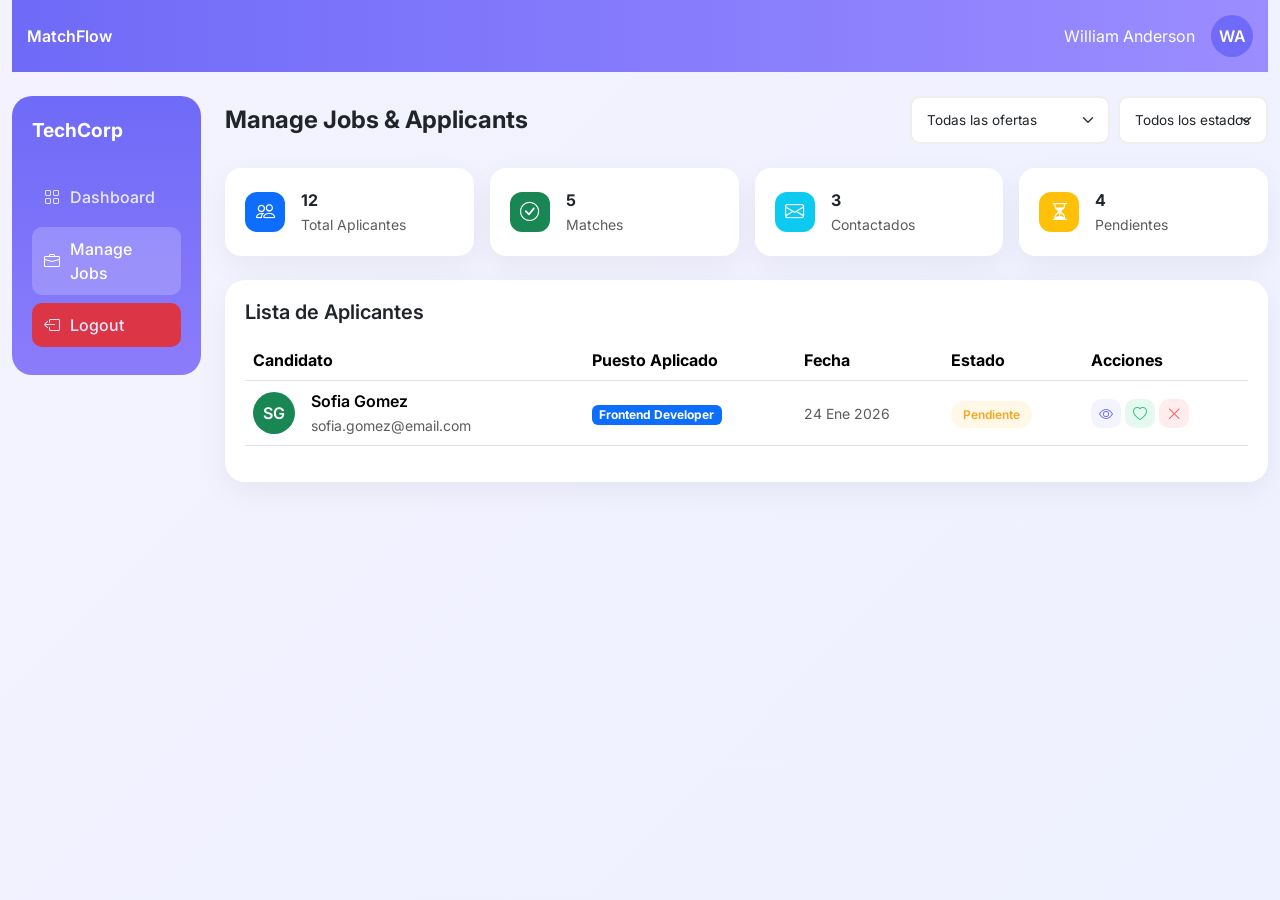
<file: manage-jobs.html>
<!DOCTYPE html>
<html lang="en">

<head>
    <meta charset="UTF-8" />
    <meta name="viewport" content="width=device-width, initial-scale=1.0" />
    <title>Manage Jobs - MatchFlow</title>

    <!-- Bootstrap 5 -->
    <link rel="stylesheet" href="https://cdn.jsdelivr.net/npm/bootstrap-icons@1.13.1/font/bootstrap-icons.min.css">
    <link href="https://cdn.jsdelivr.net/npm/bootstrap@5.3.3/dist/css/bootstrap.min.css" rel="stylesheet">
    <link href="https://cdn.jsdelivr.net/npm/bootstrap-icons@1.11.3/font/bootstrap-icons.css" rel="stylesheet">
    <link rel="stylesheet" href="styles.css">
    <!-- Google Font -->
    <link href="https://fonts.googleapis.com/css2?family=Inter:wght@300;400;500;600;700&display=swap" rel="stylesheet">
</head>

<body>

    <div class="container-fluid">
        <!-- Top bar -->
        <div class="topbar d-flex justify-content-between align-items-center mb-4">
            <div class="fw-semibold">MatchFlow</div>
            <div class="d-flex align-items-center gap-3">
                <span>William Anderson</span>
                <div class="avatar">WA</div>
            </div>
        </div>

        <div class="row g-4">
            <!-- Sidebar -->
            <div class="col-lg-2">
                <div class="sidebar">
                    <div class="logo" id="sidebarCompanyName">TechCorp</div>
                    <a href="index.html"><i class="bi bi-grid"></i> Dashboard</a>
                    <a class="active" href="manage-jobs.html"><i class="bi bi-briefcase"></i> Manage Jobs</a>
                    <a href="#" class="bg-danger"><i class="bi bi-box-arrow-left"></i> Logout</a>
                </div>
            </div>

            <!-- Main content -->
            <div class="col-lg-10">
                <div class="d-flex justify-content-between align-items-center mb-4">
                    <h4 class="fw-bold mb-0">Manage Jobs & Applicants</h4>
                    <div class="d-flex gap-2">
                        <select class="form-select form-select-sm" id="filterJob" style="width: 200px;">
                            <option value="all">Todas las ofertas</option>
                            <option value="frontend">Frontend Developer</option>
                            <option value="product">Product Manager</option>
                            <option value="data">Data Engineer</option>
                        </select>
                        <select class="form-select form-select-sm" id="filterStatus" style="width: 150px;">
                            <option value="all">Todos los estados</option>
                            <option value="pending">Pendiente</option>
                            <option value="matched">Match</option>
                            <option value="contacted">Contactado</option>
                            <option value="rejected">Rechazado</option>
                        </select>
                    </div>
                </div>

                <!-- Stats Row -->
                <div class="row g-3 mb-4">
                    <div class="col-md-3">
                        <div class="stat-card d-flex align-items-center gap-3">
                            <div class="stat-icon bg-primary"><i class="bi bi-people"></i></div>
                            <div>
                                <div class="fw-bold">12</div>
                                <small class="text-muted">Total Aplicantes</small>
                            </div>
                        </div>
                    </div>
                    <div class="col-md-3">
                        <div class="stat-card d-flex align-items-center gap-3">
                            <div class="stat-icon bg-success"><i class="bi bi-check-circle"></i></div>
                            <div>
                                <div class="fw-bold">5</div>
                                <small class="text-muted">Matches</small>
                            </div>
                        </div>
                    </div>
                    <div class="col-md-3">
                        <div class="stat-card d-flex align-items-center gap-3">
                            <div class="stat-icon bg-info"><i class="bi bi-envelope"></i></div>
                            <div>
                                <div class="fw-bold">3</div>
                                <small class="text-muted">Contactados</small>
                            </div>
                        </div>
                    </div>
                    <div class="col-md-3">
                        <div class="stat-card d-flex align-items-center gap-3">
                            <div class="stat-icon bg-warning"><i class="bi bi-hourglass-split"></i></div>
                            <div>
                                <div class="fw-bold">4</div>
                                <small class="text-muted">Pendientes</small>
                            </div>
                        </div>
                    </div>
                </div>

                <!-- Applicants Section -->
                        <div class="card-soft">
                            <h5 class="fw-semibold mb-3">Lista de Aplicantes</h5>
                            <table class="table align-middle" id="applicantsTable">
                                <thead class="text-muted">
                                    <tr>
                                        <th>Candidato</th>
                                        <th>Puesto Aplicado</th>
                                        <th>Fecha</th>
                                        <th>Estado</th>
                                        <th>Acciones</th>
                                    </tr>
                                </thead>
                                <tbody>
                                    <tr>
                                        <td>
                                            <div class="d-flex align-items-center gap-3">
                                                <div class="avatar bg-success">SG</div>
                                                <div>
                                                    <div class="fw-semibold">Sofia Gomez</div>
                                                    <small class="text-muted">sofia.gomez@email.com</small>
                                                </div>
                                            </div>
                                        </td>
                                        <td><span class="badge bg-primary">Frontend Developer</span></td>
                                        <td><small class="text-muted">24 Ene 2026</small></td>
                                        <td><span class="badge-pending">Pendiente</span></td>
                                        <td>
                                            <button class="btn btn-sm btn-soft" data-bs-toggle="modal" data-bs-target="#viewApplicantModal" onclick="viewApplicant('Emily Parker')">
                                                <i class="bi bi-eye"></i>
                                            </button>
                                            <button class="btn btn-sm btn-soft-success" onclick="makeMatch('Emily Parker')">
                                                <i class="bi bi-heart"></i>
                                            </button>
                                            <button class="btn btn-sm btn-soft-danger" onclick="rejectApplicant('Emily Parker')">
                                                <i class="bi bi-x-lg"></i>
                                            </button>
                                        </td>
                                    </tr>
                                </tbody>
                            </table>
                        </div>
            </div>
        </div>
    </div>

    <!-- Modal View Applicant -->
    <div class="modal fade" id="viewApplicantModal" tabindex="-1" aria-labelledby="viewApplicantModalLabel" aria-hidden="true">
        <div class="modal-dialog modal-dialog-centered modal-lg">
            <div class="modal-content">
                <div class="modal-header bg-primary text-white">
                    <h5 class="modal-title" id="viewApplicantModalLabel">
                        <i class="bi bi-person me-2"></i>Perfil del Candidato
                    </h5>
                    <button type="button" class="btn-close btn-close-white" data-bs-dismiss="modal" aria-label="Close"></button>
                </div>
                <div class="modal-body">
                    <div class="row">
                        <div class="col-md-4 text-center">
                            <div class="avatar-large mx-auto mb-3" id="modalApplicantAvatar">JL</div>
                            <h5 class="fw-bold" id="modalApplicantName">Jessica Lee</h5>
                            <p class="text-muted" id="modalApplicantEmail">jessica.lee@email.com</p>
                            <span class="badge bg-primary" id="modalApplicantPosition">Frontend Developer</span>
                        </div>
                        <div class="col-md-8">
                            <h6 class="fw-semibold mb-2">Habilidades</h6>
                            <div class="mb-4" id="modalSkills">
                                <span class="skill-tag">React</span>
                                <span class="skill-tag">TypeScript</span>
                                <span class="skill-tag">CSS</span>
                                <span class="skill-tag">JavaScript</span>
                                <span class="skill-tag">Git</span>
                            </div>

                            <h6 class="fw-semibold mb-2">Experiencia</h6>
                            <p class="text-muted" id="modalExperience">5 años de experiencia en desarrollo frontend con React y TypeScript. Ha trabajado en empresas como Google y Meta.</p>

                            <h6 class="fw-semibold mb-2">Educación</h6>
                            <p class="text-muted" id="modalEducation">Ingeniería en Sistemas - Universidad de Stanford (2019)</p>
                        </div>
                    </div>
                </div>
                <div class="modal-footer">
                    <button type="button" class="btn btn-secondary" data-bs-dismiss="modal">Cerrar</button>
                    <button type="button" class="btn btn-primary" onclick="contactApplicant(document.getElementById('modalApplicantName').textContent)">
                        <i class="bi bi-envelope me-1"></i>Contactar
                    </button>
                </div>
            </div>
        </div>
    </div>

    <script src="https://cdn.jsdelivr.net/npm/bootstrap@5.3.3/dist/js/bootstrap.bundle.min.js"></script>
    <script src="manage-jobs.js"></script>
</body>

</html>
</file>
<file: styles.css>
body {
    font-family: 'Inter', sans-serif;
    background: linear-gradient(135deg, #f4f2ff, #eef1ff);
    min-height: 100vh;
}

/* Sidebar */
.sidebar {
    background: linear-gradient(180deg, #6f6af8, #8b7cfb);
    color: #fff;
    border-radius: 20px;
    padding: 20px;
}

.sidebar .logo {
    font-weight: 700;
    font-size: 1.2rem;
    margin-bottom: 30px;
}

.sidebar a {
    color: #eae9ff;
    text-decoration: none;
    display: flex;
    align-items: center;
    gap: 10px;
    padding: 10px 12px;
    border-radius: 10px;
    margin-bottom: 8px;
    font-weight: 500;
}

.sidebar a.active,
.sidebar a:hover {
    background: rgba(255, 255, 255, 0.2);
    color: #fff;
}

/* Top bar */
.topbar {
    background: linear-gradient(90deg, #6f6af8, #9b8cff);
    padding: 15px ;
    color: #fff;
}

/* Cards */
.stat-card {
    background: #fff;
    border-radius: 16px;
    padding: 20px;
    box-shadow: 0 10px 30px rgba(0, 0, 0, 0.05);
}

.stat-icon {
    width: 40px;
    height: 40px;
    display: flex;
    align-items: center;
    justify-content: center;
    border-radius: 12px;
    font-size: 1.2rem;
    color: #fff;
}

/* Table card */
.card-soft {
    background: #fff;
    border-radius: 20px;
    padding: 20px;
    box-shadow: 0 10px 30px rgba(0, 0, 0, 0.05);
}

.badge-active {
    background: #e6f9f0;
    color: #1bbf83;
    padding: 6px 12px;
    border-radius: 20px;
    font-weight: 600;
}

.badge-reserved {
    background: #eef0ff;
    color: #6f6af8;
    padding: 6px 12px;
    border-radius: 20px;
    font-weight: 600;
}

.btn-soft {
    background: #f3f4ff;
    border: none;
    color: #6f6af8;
    border-radius: 10px;
}

.btn-soft-danger {
    background: #ffecec;
    color: #ff4d4f;
    border-radius: 10px;
    border: none;
}

/* Right column cards */
.profile-card,
.side-card {
    background: #fff;
    border-radius: 18px;
    padding: 20px;
    box-shadow: 0 10px 30px rgba(0, 0, 0, 0.05);
}

.avatar {
    width: 42px;
    height: 42px;
    border-radius: 50%;
    background: #6f6af8;
    display: flex;
    align-items: center;
    justify-content: center;
    color: #fff;
    font-weight: 600;
}

/* Add Offer Button */
.topbar .btn-light {
    background: rgba(255, 255, 255, 0.9);
    border: none;
    color: #6f6af8;
    border-radius: 10px;
    padding: 8px 16px;
    transition: all 0.3s ease;
}

.topbar .btn-light:hover {
    background: #fff;
    transform: translateY(-2px);
    box-shadow: 0 4px 12px rgba(0, 0, 0, 0.15);
}

/* Modal Styles */
.modal-content {
    border: none;
    border-radius: 20px;
    overflow: hidden;
    box-shadow: 0 20px 60px rgba(0, 0, 0, 0.15);
}

.modal-header.bg-primary {
    background: linear-gradient(90deg, #6f6af8, #9b8cff) !important;
    border: none;
}

.modal-body {
    padding: 25px;
}

.modal-footer {
    border: none;
    padding: 15px 25px 25px;
}

.form-control, .form-select {
    border-radius: 10px;
    border: 2px solid #eee;
    padding: 12px 15px;
    transition: all 0.3s ease;
}

.form-control:focus, .form-select:focus {
    border-color: #6f6af8;
    box-shadow: 0 0 0 3px rgba(111, 106, 248, 0.15);
}

.modal-footer .btn-primary {
    background: linear-gradient(90deg, #6f6af8, #9b8cff);
    border: none;
    border-radius: 10px;
    padding: 10px 20px;
}

.modal-footer .btn-primary:hover {
    transform: translateY(-2px);
    box-shadow: 0 4px 12px rgba(111, 106, 248, 0.4);
}

.modal-footer .btn-secondary {
    background: #f3f4ff;
    border: none;
    color: #6f6af8;
    border-radius: 10px;
    padding: 10px 20px;
}

.modal-footer .btn-secondary:hover {
    background: #e8e9ff;
}

/* Company Info Sidebar */
.company-info-sidebar {
    padding-bottom: 15px;
}

.badge-category {
    background: rgba(255, 255, 255, 0.2);
    color: #fff;
    padding: 5px 12px;
    border-radius: 20px;
    font-size: 0.8rem;
    font-weight: 500;
    display: inline-block;
}

.company-description {
    color: rgba(255, 255, 255, 0.85);
    font-size: 0.85rem;
    line-height: 1.5;
    margin-bottom: 15px;
    padding: 10px 0;
    border-top: 1px solid rgba(255, 255, 255, 0.15);
    border-bottom: 1px solid rgba(255, 255, 255, 0.15);
}

/* Manage Jobs Page Styles */

/* Tabs */
.nav-tabs {
    border-bottom: 2px solid #eee;
}

.nav-tabs .nav-link {
    border: none;
    color: #666;
    font-weight: 500;
    padding: 12px 20px;
    border-radius: 10px 10px 0 0;
    transition: all 0.3s ease;
}

.nav-tabs .nav-link:hover {
    color: #6f6af8;
    background: #f8f8ff;
}

.nav-tabs .nav-link.active {
    color: #6f6af8;
    background: #fff;
    border-bottom: 3px solid #6f6af8;
}

/* Badge States */
.badge-match {
    background: #e6f9f0;
    color: #1bbf83;
    padding: 6px 12px;
    border-radius: 20px;
    font-weight: 600;
    font-size: 0.75rem;
}

.badge-pending {
    background: #fff8e6;
    color: #f5a623;
    padding: 6px 12px;
    border-radius: 20px;
    font-weight: 600;
    font-size: 0.75rem;
}

.badge-contacted {
    background: #e6f3ff;
    color: #3498db;
    padding: 6px 12px;
    border-radius: 20px;
    font-weight: 600;
    font-size: 0.75rem;
}

.badge-rejected {
    background: #ffecec;
    color: #ff4d4f;
    padding: 6px 12px;
    border-radius: 20px;
    font-weight: 600;
    font-size: 0.75rem;
}

/* Soft Button Variants */
.btn-soft-success {
    background: #e6f9f0;
    color: #1bbf83;
    border: none;
    border-radius: 10px;
}

.btn-soft-success:hover {
    background: #d0f4e4;
    color: #159c6a;
}

/* Match Cards */
.match-card {
    background: #fff;
    border-radius: 16px;
    padding: 20px;
    box-shadow: 0 5px 20px rgba(0, 0, 0, 0.05);
    transition: all 0.3s ease;
    border: 1px solid #f0f0f0;
}

.match-card:hover {
    transform: translateY(-5px);
    box-shadow: 0 10px 30px rgba(0, 0, 0, 0.1);
}

.match-header {
    display: flex;
    justify-content: space-between;
    align-items: center;
}

/* Skill Tags */
.skill-tag {
    background: #f3f4ff;
    color: #6f6af8;
    padding: 4px 10px;
    border-radius: 15px;
    font-size: 0.75rem;
    font-weight: 500;
    margin-right: 5px;
    margin-bottom: 5px;
    display: inline-block;
}

/* Avatar Large */
.avatar-large {
    width: 80px;
    height: 80px;
    border-radius: 50%;
    background: linear-gradient(135deg, #6f6af8, #9b8cff);
    display: flex;
    align-items: center;
    justify-content: center;
    color: #fff;
    font-weight: 700;
    font-size: 1.5rem;
}

/* Progress Bar Styles */
.progress {
    background: #f0f0f0;
    border-radius: 10px;
    overflow: hidden;
}

.progress-bar {
    border-radius: 10px;
}

/* Table Hover Effect */
#applicantsTable tbody tr {
    transition: all 0.2s ease;
}

#applicantsTable tbody tr:hover {
    background: #f8f9ff;
}

/* Filter Selects */
.form-select-sm {
    border-radius: 10px;
    border: 2px solid #eee;
    font-size: 0.85rem;
}

.form-select-sm:focus {
    border-color: #6f6af8;
    box-shadow: 0 0 0 3px rgba(111, 106, 248, 0.15);
}
</file>
